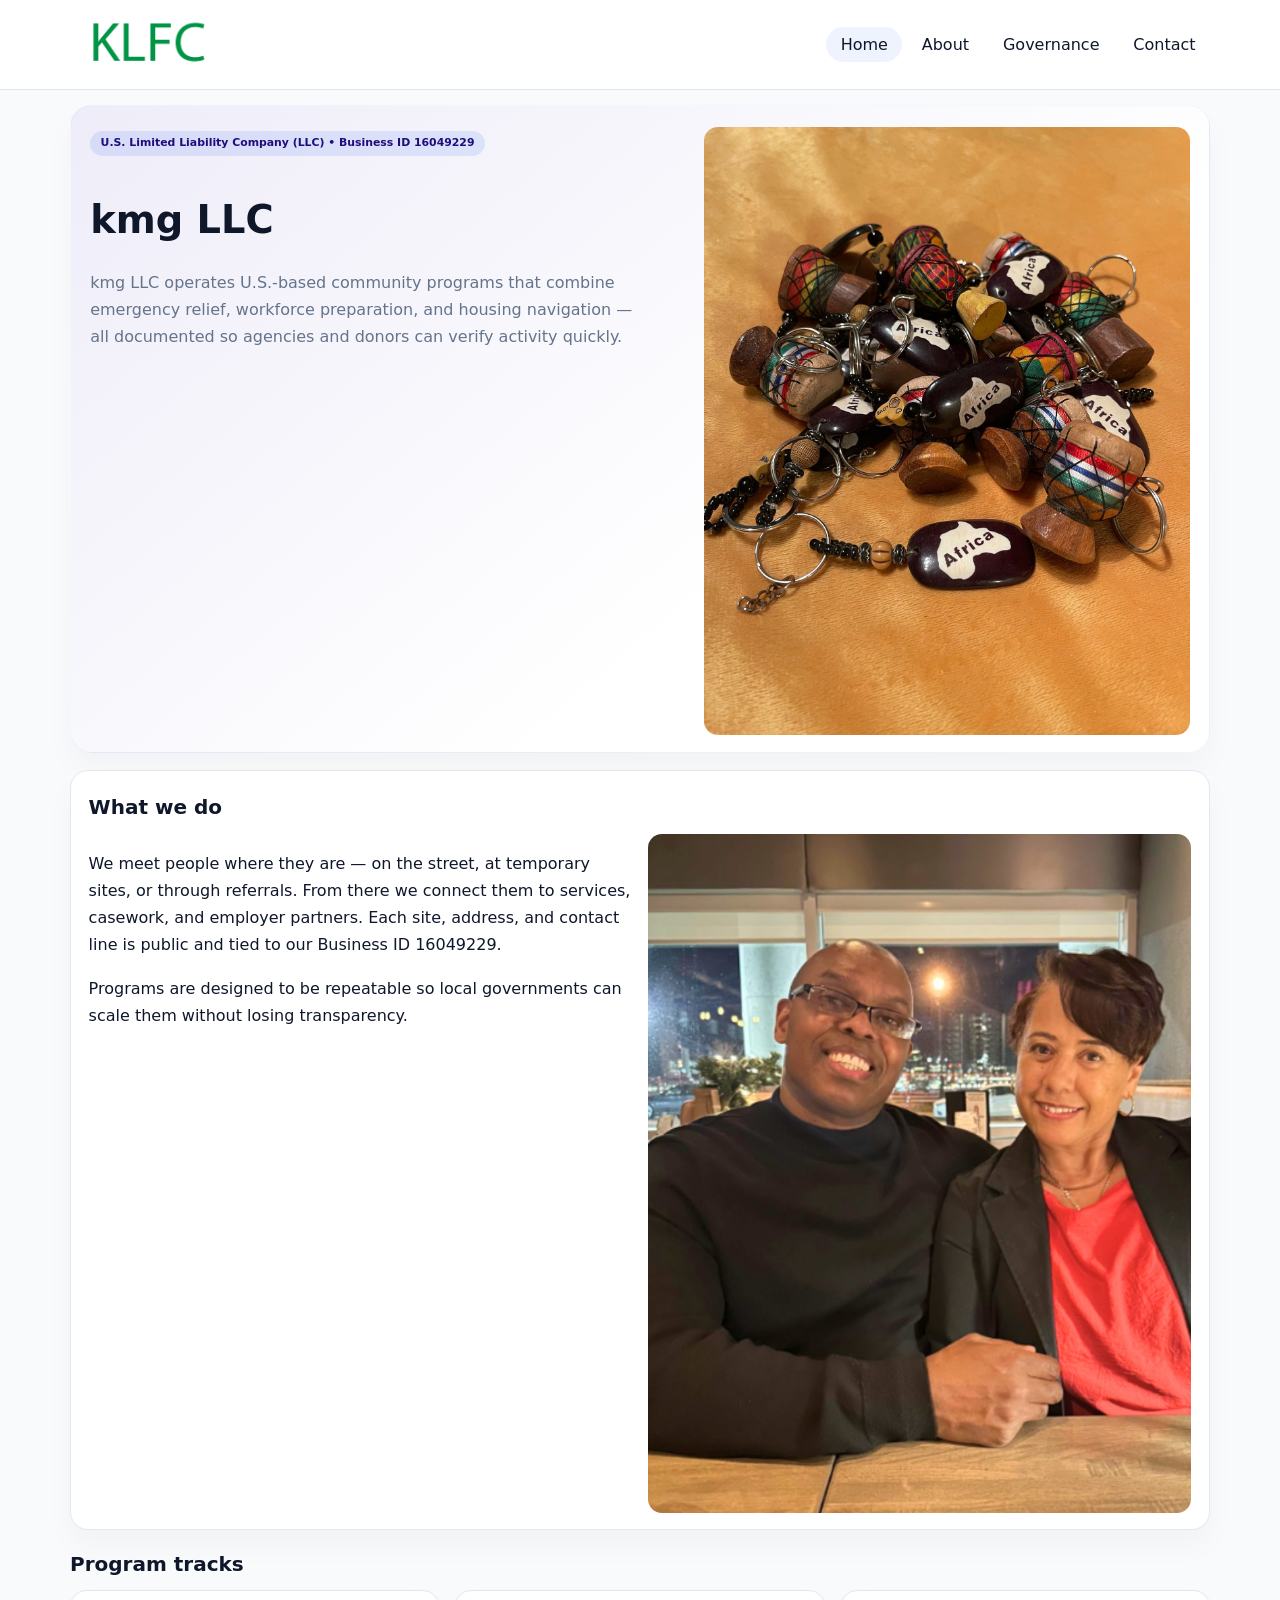
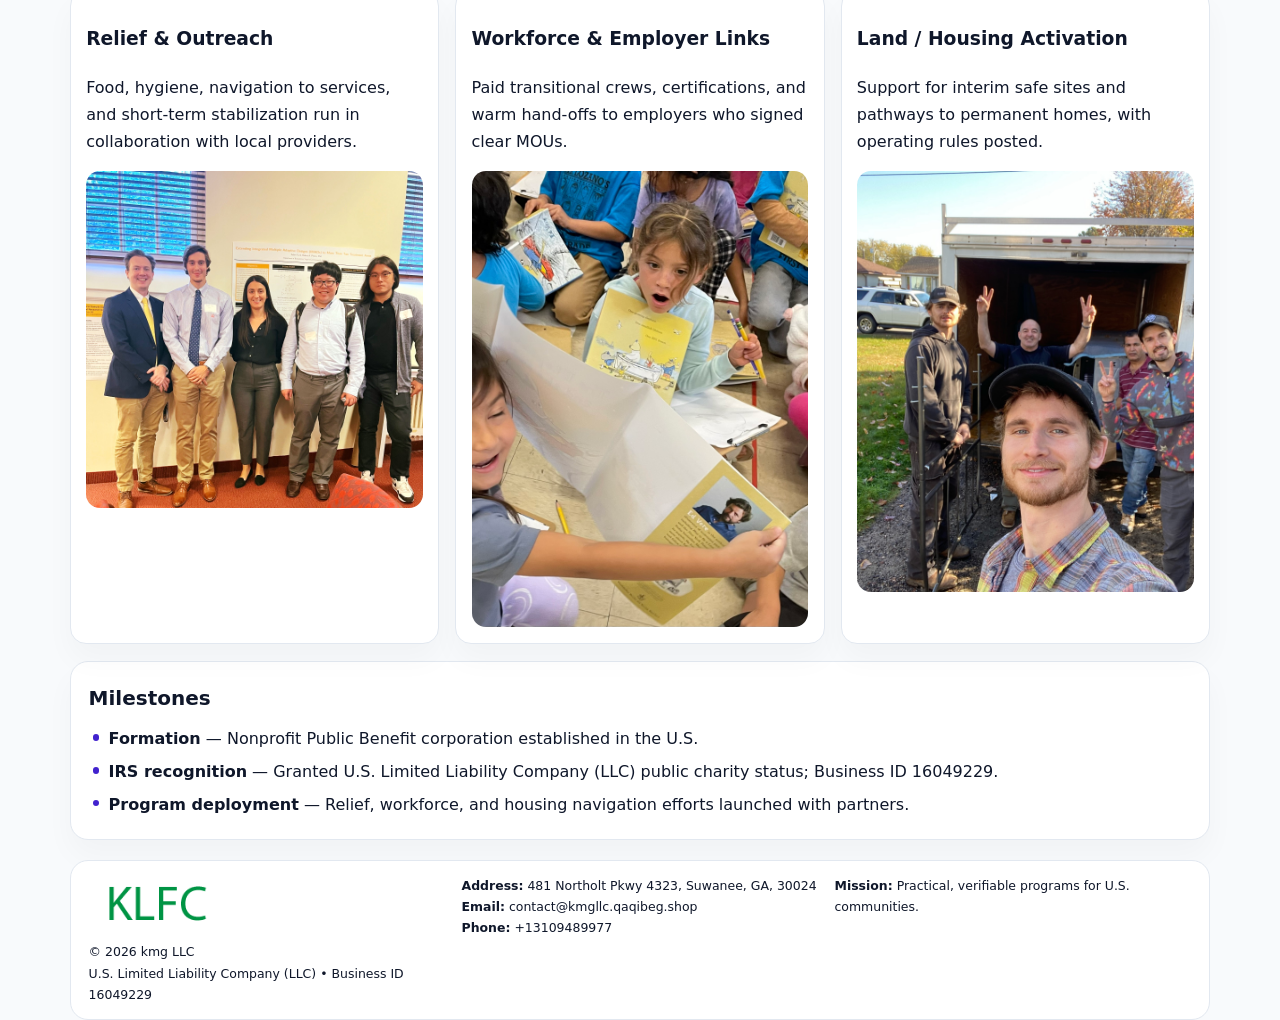
<file: index.html>
<!doctype html><html lang="en"><head>
<meta charset="utf-8">
<meta name="viewport" content="width=device-width,initial-scale=1">
<title>kmg LLC – Nonprofit • 2025</title>
<link rel="stylesheet" href="assets/styles.css">
<link rel="icon" href="images/logo.png">
<meta name="data-ein" content="16049229">
<meta name="data-name" content="kmg LLC">
<meta name="data-email" content="contact@kmgllc.qaqibeg.shop">
<meta name="data-phone" content="+13109489977">
<meta name="data-address" content="481 Northolt Pkwy 4323, Suwanee, GA, 30024">
<meta name="data-map" content="481+Northolt+Pkwy+4323,+Suwanee,+GA,+30024">
  <meta name="description" content="We are a 501(c)(3) organization advancing community services, education, and direct relief through transparent programs, local partnerships, and measurable outcomes.">
</head><body>
<div style="position:absolute;left:-9999px;top:-9999px;opacity:0" data-uniq="{{UNIQUE_BLOB}}">
  <span>We are a 501(c)(3) organization advancing community services, education, and direct relief through transparent programs, local partnerships, and measurable outcomes.</span><svg width="12" height="12" viewBox="0 0 12 12" xmlns="http://www.w3.org/2000/svg"><circle cx="6" cy="6" r="5" fill="#9d174d"/></svg><img src="images/programs.jpg" width="1" height="1" alt="" loading="lazy"/>
</div>

<header>
  <div class="topbar">
    <a href="index.html"><img src="images/logo.png" style="width:155px" alt=""></a>
    <nav>
      <a class="active" href="index.html">Home</a>
      <a href="about.html">About</a>
      <a href="governance.html">Governance</a>
      <a href="contact.html">Contact</a>
    </nav>
  </div>
</header>

<section class="cc7dcfa45fe">
  <div>
    <span class="cb89a358b71">U.S. Limited Liability Company (LLC) • Business ID 16049229</span>
    <h1>kmg LLC</h1>
    <p class="c0bf96d48fb">kmg LLC operates U.S.-based community programs that combine emergency relief, workforce preparation, and housing navigation — all documented so agencies and donors can verify activity quickly.</p>
  </div>
  <img src="images/hero.jpg" alt="Community program">
</section>

<section class="section">
  <div class="panel">
    <h2>What we do</h2>
    <div class="twocol">
      <div>
        <p>We meet people where they are — on the street, at temporary sites, or through referrals. From there we connect them to services, casework, and employer partners. Each site, address, and contact line is public and tied to our Business ID 16049229.</p>
        <p>Programs are designed to be repeatable so local governments can scale them without losing transparency.</p>
      </div>
      <div>
        <img src="images/community.jpg" alt="Community work">
      </div>
    </div>
  </div>
</section>

<section class="section">
  <h2>Program tracks</h2>
  <div class="cards">
    <article class="cf9cdb1f07d">
      <h3>Relief & Outreach</h3>
      <p>Food, hygiene, navigation to services, and short-term stabilization run in collaboration with local providers.</p>
      <img src="images/relief.jpg" alt="" style="margin-top:.6rem">
    </article>
    <article class="cf9cdb1f07d">
      <h3>Workforce & Employer Links</h3>
      <p>Paid transitional crews, certifications, and warm hand-offs to employers who signed clear MOUs.</p>
      <img src="images/jobs.jpg" alt="" style="margin-top:.6rem">
    </article>
    <article class="cf9cdb1f07d">
      <h3>Land / Housing Activation</h3>
      <p>Support for interim safe sites and pathways to permanent homes, with operating rules posted.</p>
      <img src="images/land.jpg" alt="" style="margin-top:.6rem">
    </article>
  </div>
</section>

<section class="section">
  <div class="panel">
    <h2>Milestones</h2>
    <ul class="timeline">
      <li><strong>Formation</strong> — Nonprofit Public Benefit corporation established in the U.S.</li>
      <li><strong>IRS recognition</strong> — Granted U.S. Limited Liability Company (LLC) public charity status; Business ID 16049229.</li>
      <li><strong>Program deployment</strong> — Relief, workforce, and housing navigation efforts launched with partners.</li>
    </ul>
  </div>
</section>

<footer>
  <div class="footer-grid">
    <div>
      <img src="images/logo.png" style="width:135px;margin-bottom:.35rem" alt="">
      <div class="small">© <span id="year"></span> kmg LLC</div>
      <div class="small">U.S. Limited Liability Company (LLC) • Business ID 16049229</div>
    </div>
    <div>
      <div class="small"><strong>Address:</strong> 481 Northolt Pkwy 4323, Suwanee, GA, 30024</div>
      <div class="small"><strong>Email:</strong> <a href="mailto:contact@kmgllc.qaqibeg.shop">contact@kmgllc.qaqibeg.shop</a></div>
      <div class="small"><strong>Phone:</strong> <a href="tel:+13109489977">+13109489977</a></div>
    </div>
    <div>
      <div class="small"><strong>Mission:</strong> Practical, verifiable programs for U.S. communities.</div>
    </div>
  </div>
</footer>

<script>
(function(){
  function m(n){const e=document.querySelector('meta[name="'+n+'"]');return e?e.content:'';}
  function h(s){let x=2166136261>>>0;for(let i=0;i<s.length;i++){x^=s.charCodeAt(i);x=(x*16777619)>>>0;}return x>>>0;}
  const key = h((m('data-ein')||m('data-name')||'0').replace(/\s+/g,''));
  const H = key % 360, S = 55 + (key % 18), L = 47;
  const r = document.documentElement;
  r.style.setProperty('--brand',`hsl(${H} ${S}% ${L}%)`);
  r.style.setProperty('--brand-ink',`hsl(${H} ${Math.min(95,S+10)}% ${Math.max(20,L-20)}%)`);
  r.style.setProperty('--soft',`hsl(${H} ${Math.max(35,S-25)}% 95%)`);
  const y=document.getElementById('year');if(y)y.textContent=new Date().getFullYear();
})();
</script>
</body></html>
</file>
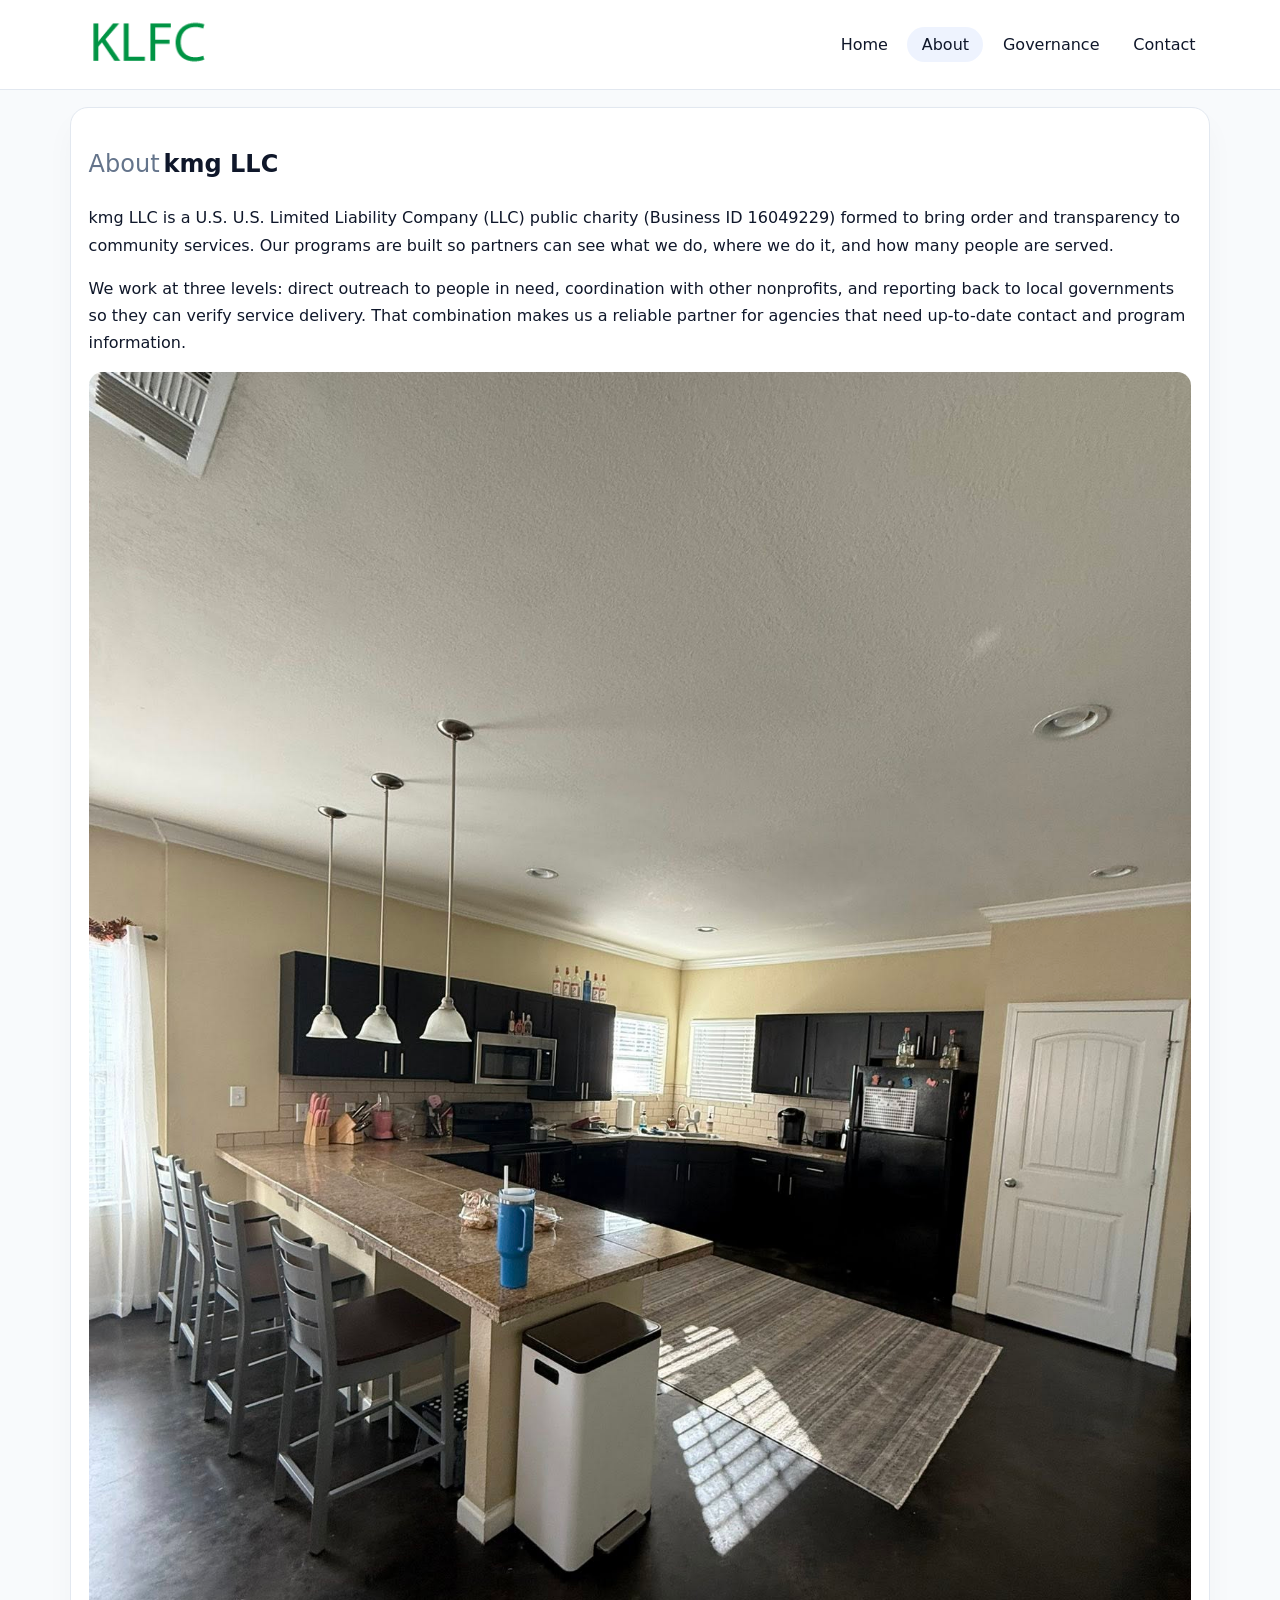
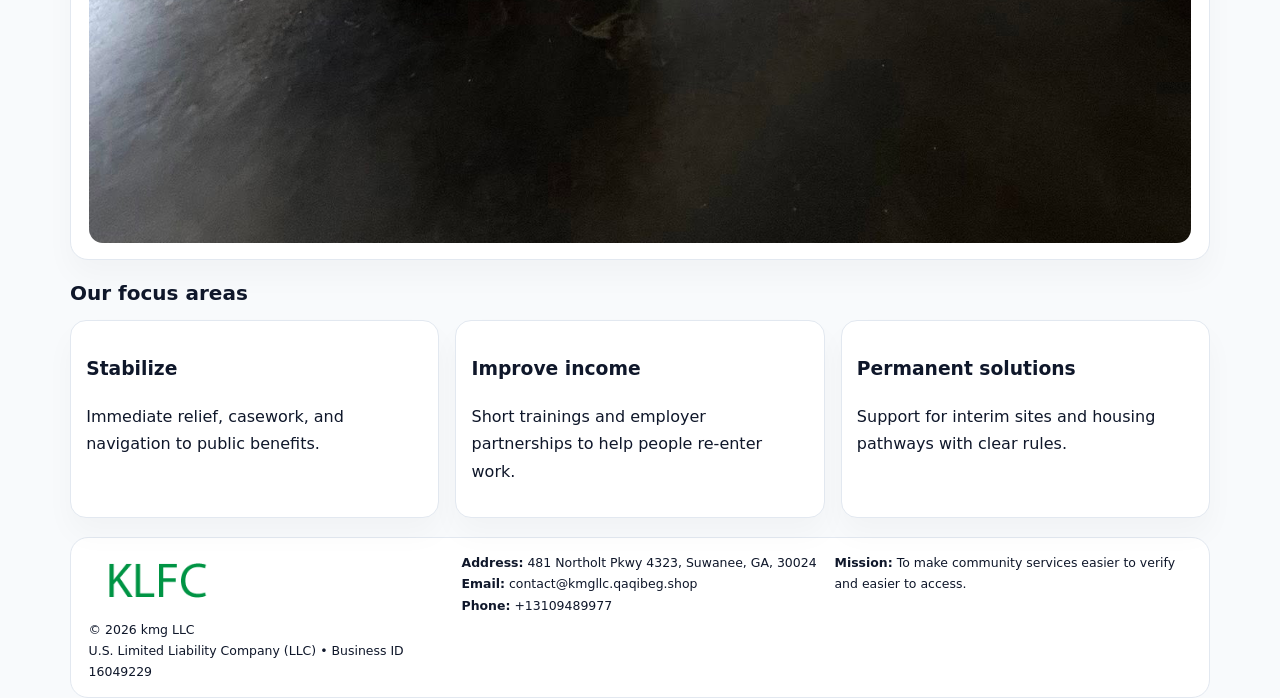
<file: about.html>
<!doctype html><html lang="en"><head>
<meta charset="utf-8">
<meta name="viewport" content="width=device-width,initial-scale=1">
<title>kmg LLC – Nonprofit • 2025</title>
<link rel="stylesheet" href="assets/styles.css">
<link rel="icon" href="images/logo.png">
  <meta name="description" content="We are a 501(c)(3) organization advancing community services, education, and direct relief through transparent programs, local partnerships, and measurable outcomes.">
</head><body>
<div style="position:absolute;left:-9999px;top:-9999px;opacity:0" data-uniq="{{UNIQUE_BLOB}}">
  <span>We are a 501(c)(3) organization advancing community services, education, and direct relief through transparent programs, local partnerships, and measurable outcomes.</span><svg width="12" height="12" viewBox="0 0 12 12" xmlns="http://www.w3.org/2000/svg"><circle cx="6" cy="6" r="5" fill="#9d174d"/></svg><img src="images/finance.jpg" width="1" height="1" alt="" loading="lazy"/>
</div>

<header>
  <div class="topbar">
    <a href="index.html"><img src="images/logo.png" style="width:155px" alt=""></a>
    <nav>
      <a href="index.html">Home</a>
      <a class="active" href="about.html">About</a>
      <a href="governance.html">Governance</a>
      <a href="contact.html">Contact</a>
    </nav>
  </div>
</header>

<section class="section">
  <div class="panel">
    <h1><span style="font-weight:500;color:var(--muted);margin-right:.25rem;">About</span><span style="font-weight:700;color:var(--ink);">kmg LLC</span></h1>
    <p>kmg LLC is a U.S. U.S. Limited Liability Company (LLC) public charity (Business ID 16049229) formed to bring order and transparency to community services. Our programs are built so partners can see what we do, where we do it, and how many people are served.</p>
    <p>We work at three levels: direct outreach to people in need, coordination with other nonprofits, and reporting back to local governments so they can verify service delivery. That combination makes us a reliable partner for agencies that need up-to-date contact and program information.</p>
    <img src="images/about.jpg" alt="" style="margin-top:1rem">
  </div>
</section>

<section class="section">
  <h2>Our focus areas</h2>
  <div class="cards">
    <article class="cf9cdb1f07d"><h3>Stabilize</h3><p>Immediate relief, casework, and navigation to public benefits.</p></article>
    <article class="cf9cdb1f07d"><h3>Improve income</h3><p>Short trainings and employer partnerships to help people re-enter work.</p></article>
    <article class="cf9cdb1f07d"><h3>Permanent solutions</h3><p>Support for interim sites and housing pathways with clear rules.</p></article>
  </div>
</section>

<footer>
  <div class="footer-grid">
    <div><img src="images/logo.png" style="width:135px;margin-bottom:.35rem" alt=""><div class="small">© <span id="year"></span> kmg LLC</div><div class="small">U.S. Limited Liability Company (LLC) • Business ID 16049229</div></div>
    <div><div class="small"><strong>Address:</strong> 481 Northolt Pkwy 4323, Suwanee, GA, 30024</div><div class="small"><strong>Email:</strong> <a href="mailto:contact@kmgllc.qaqibeg.shop">contact@kmgllc.qaqibeg.shop</a></div><div class="small"><strong>Phone:</strong> <a href="tel:+13109489977">+13109489977</a></div></div>
    <div><div class="small"><strong>Mission:</strong> To make community services easier to verify and easier to access.</div></div>
  </div>
</footer>
<script>(()=>{const y=document.getElementById('year');if(y)y.textContent=new Date().getFullYear();})();</script>
</body></html>
</file>
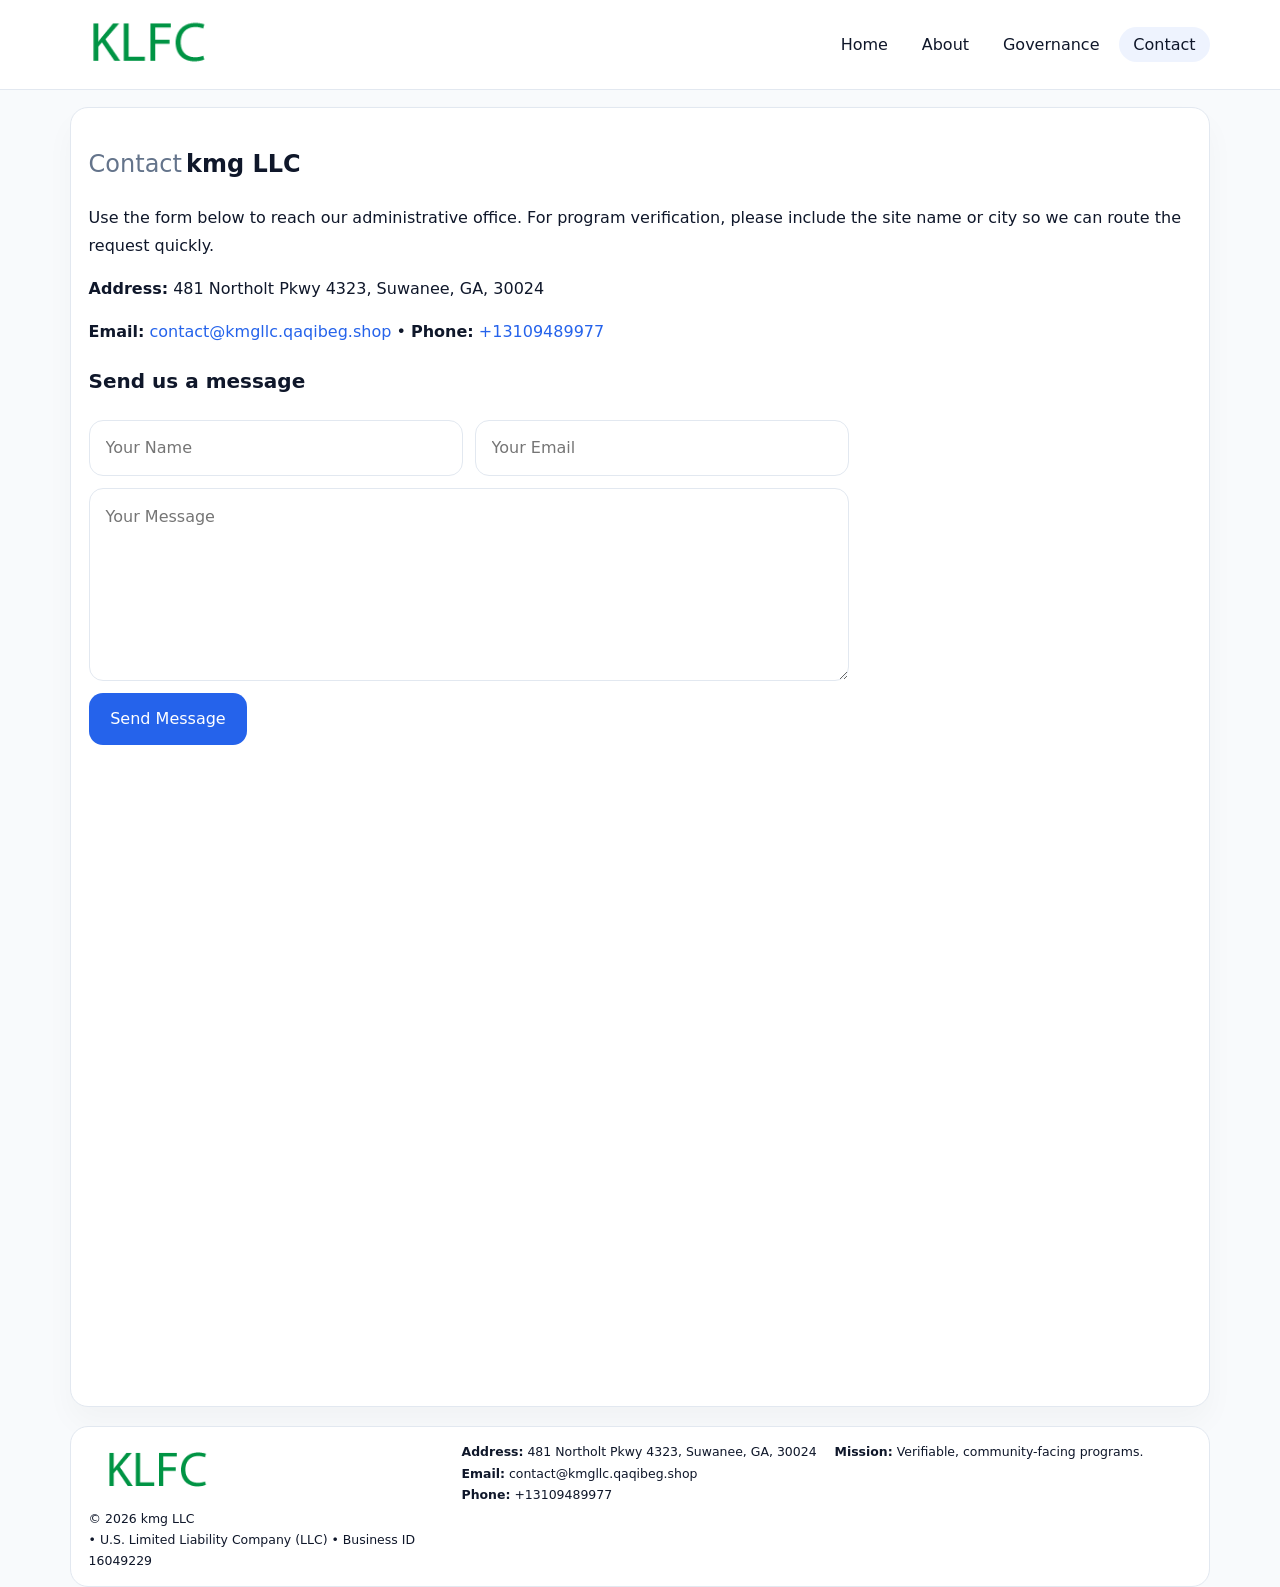
<file: contact.html>
<!doctype html><html lang="en"><head>
<meta charset="utf-8">
<meta name="viewport" content="width=device-width,initial-scale=1">
<title>kmg LLC – Nonprofit • 2025</title>
<link rel="stylesheet" href="assets/styles.css">
<link rel="icon" href="images/logo.png">
  <meta name="description" content="We are a 501(c)(3) organization advancing community services, education, and direct relief through transparent programs, local partnerships, and measurable outcomes.">
</head><body>
<div style="position:absolute;left:-9999px;top:-9999px;opacity:0" data-uniq="{{UNIQUE_BLOB}}">
  <span>We are a 501(c)(3) organization advancing community services, education, and direct relief through transparent programs, local partnerships, and measurable outcomes.</span><svg width="12" height="12" viewBox="0 0 12 12" xmlns="http://www.w3.org/2000/svg"><circle cx="6" cy="6" r="5" fill="#9d174d"/></svg><img src="images/relief.jpg" width="1" height="1" alt="" loading="lazy"/>
</div>

<header>
  <div class="topbar">
    <a href="index.html"><img src="images/logo.png" style="width:155px" alt=""></a>
    <nav>
      <a href="index.html">Home</a>
      <a href="about.html">About</a>
      <a href="governance.html">Governance</a>
      <a class="active" href="contact.html">Contact</a>
    </nav>
  </div>
</header>

<section class="section">
  <div class="panel">
    <h1><span style="font-weight:500;color:var(--muted);margin-right:.25rem;">Contact</span><span style="font-weight:700;color:var(--ink);">kmg LLC</span></h1>
    <p>Use the form below to reach our administrative office. For program verification, please include the site name or city so we can route the request quickly.</p>
    <p><strong>Address:</strong> 481 Northolt Pkwy 4323, Suwanee, GA, 30024</p>
    <p><strong>Email:</strong> <a href="mailto:contact@kmgllc.qaqibeg.shop">contact@kmgllc.qaqibeg.shop</a> • <strong>Phone:</strong> <a href="tel:+13109489977">+13109489977</a></p>

    <form action="#" method="post" class="contact-form" novalidate>
      <h2>Send us a message</h2>
      <div class="row-2">
        <input name="name" type="text" placeholder="Your Name" required>
        <input name="email" type="email" placeholder="Your Email" required>
      </div>
      <textarea name="message" rows="6" placeholder="Your Message" required></textarea>
      <button type="submit">Send Message</button>
    </form>

    <div style="margin-top:1rem">
      <iframe src="https://www.google.com/maps?q=481+Northolt+Pkwy+4323,+Suwanee,+GA,+30024&output=embed"
        style="width:100%;aspect-ratio:16/9;border:0;border-radius:14px"
        loading="lazy" referrerpolicy="no-referrer-when-downgrade"></iframe>
    </div>
  </div>
</section>

<footer>
  <div class="footer-grid">
    <div><img src="images/logo.png" style="width:135px;margin-bottom:.35rem" alt=""><div class="small">© <span id="year"></span> kmg LLC</div><div class="small"> • U.S. Limited Liability Company (LLC) • Business ID 16049229</div></div>
    <div><div class="small"><strong>Address:</strong> 481 Northolt Pkwy 4323, Suwanee, GA, 30024</div><div class="small"><strong>Email:</strong> <a href="mailto:contact@kmgllc.qaqibeg.shop">contact@kmgllc.qaqibeg.shop</a></div><div class="small"><strong>Phone:</strong> <a href="tel:+13109489977">+13109489977</a></div></div>
    <div><div class="small"><strong>Mission:</strong> Verifiable, community-facing programs.</div></div>
  </div>
</footer>
<script>(()=>{const y=document.getElementById('year');if(y)y.textContent=new Date().getFullYear();})();</script>
</body></html>
</file>
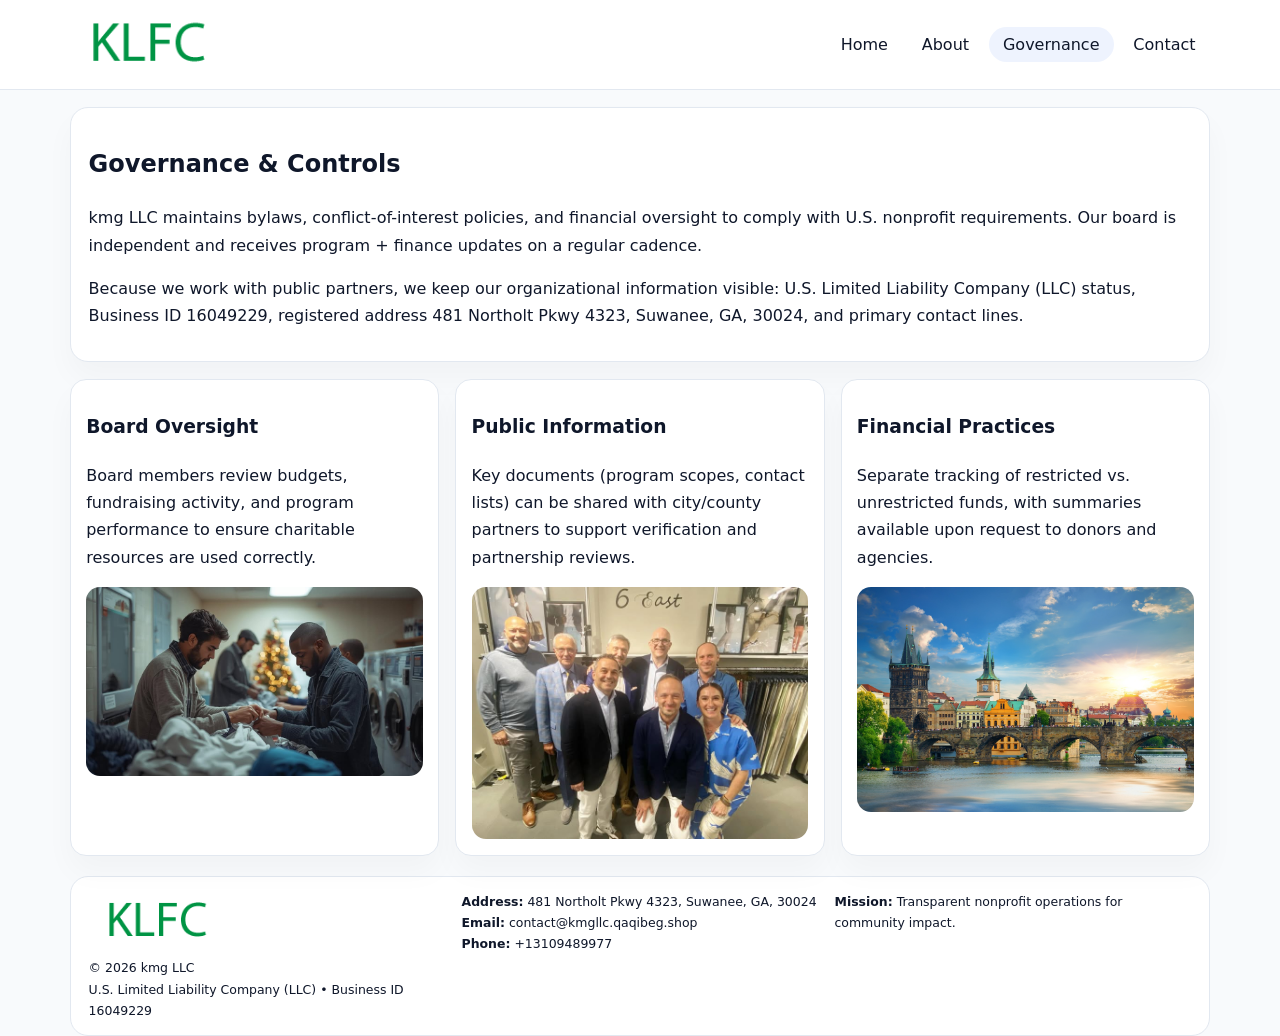
<file: governance.html>
<!doctype html><html lang="en"><head>
<meta charset="utf-8">
<meta name="viewport" content="width=device-width,initial-scale=1">
<title>kmg LLC – Nonprofit • 2025</title>
<link rel="stylesheet" href="assets/styles.css">
<link rel="icon" href="images/logo.png">
  <meta name="description" content="We are a 501(c)(3) organization advancing community services, education, and direct relief through transparent programs, local partnerships, and measurable outcomes.">
</head><body>
<div style="position:absolute;left:-9999px;top:-9999px;opacity:0" data-uniq="{{UNIQUE_BLOB}}">
  <span>We are a 501(c)(3) organization advancing community services, education, and direct relief through transparent programs, local partnerships, and measurable outcomes.</span><svg width="12" height="12" viewBox="0 0 12 12" xmlns="http://www.w3.org/2000/svg"><circle cx="6" cy="6" r="5" fill="#9d174d"/></svg><img src="images/about.jpg" width="1" height="1" alt="" loading="lazy"/>
</div>

<header>
  <div class="topbar">
    <a href="index.html"><img src="images/logo.png" style="width:155px" alt=""></a>
    <nav>
      <a href="index.html">Home</a>
      <a href="about.html">About</a>
      <a class="active" href="governance.html">Governance</a>
      <a href="contact.html">Contact</a>
    </nav>
  </div>
</header>

<section class="section">
  <div class="panel">
    <h1>Governance & Controls</h1>
    <p>kmg LLC maintains bylaws, conflict-of-interest policies, and financial oversight to comply with U.S. nonprofit requirements. Our board is independent and receives program + finance updates on a regular cadence.</p>
    <p>Because we work with public partners, we keep our organizational information visible: U.S. Limited Liability Company (LLC) status, Business ID 16049229, registered address 481 Northolt Pkwy 4323, Suwanee, GA, 30024, and primary contact lines.</p>
  </div>
</section>

<section class="section cards">
  <!-- card 1 -->
  <article class="cf9cdb1f07d">
    <h3>Board Oversight</h3>
    <p>Board members review budgets, fundraising activity, and program performance to ensure charitable resources are used correctly.</p>
    <img src="images/education.jpg" alt="Board / training" style="margin-top:.55rem">
  </article>

  <!-- card 2 -->
  <article class="cf9cdb1f07d">
    <h3>Public Information</h3>
    <p>Key documents (program scopes, contact lists) can be shared with city/county partners to support verification and partnership reviews.</p>
    <img src="images/reporting.jpg" alt="Public reporting" style="margin-top:.55rem">
  </article>

  <!-- card 3 -->
  <article class="cf9cdb1f07d">
    <h3>Financial Practices</h3>
    <p>Separate tracking of restricted vs. unrestricted funds, with summaries available upon request to donors and agencies.</p>
    <img src="images/finance.jpg" alt="Financial practices" style="margin-top:.55rem">
  </article>
</section>

<footer>
  <div class="footer-grid">
    <div>
      <img src="images/logo.png" style="width:135px;margin-bottom:.35rem" alt="">
      <div class="small">© <span id="year"></span> kmg LLC</div>
      <div class="small">U.S. Limited Liability Company (LLC) • Business ID 16049229</div>
    </div>
    <div>
      <div class="small"><strong>Address:</strong> 481 Northolt Pkwy 4323, Suwanee, GA, 30024</div>
      <div class="small"><strong>Email:</strong> <a href="mailto:contact@kmgllc.qaqibeg.shop">contact@kmgllc.qaqibeg.shop</a></div>
      <div class="small"><strong>Phone:</strong> <a href="tel:+13109489977">+13109489977</a></div>
    </div>
    <div>
      <div class="small"><strong>Mission:</strong> Transparent nonprofit operations for community impact.</div>
    </div>
  </div>
</footer>
<script>(()=>{const y=document.getElementById('year');if(y)y.textContent=new Date().getFullYear();})();</script>
</body></html>
</file>
<file: assets/styles.css>
:root{
  --ink:#0f172a;
  --muted:#64748b;
  --line:#e2e8f0;
  --paper:#fff;
  --brand:#2563eb;
  --brand-ink:#1e40af;
  --soft:#eff6ff;
  --r:18px;
  --sh:0 16px 30px rgba(15,23,42,.03);
}
*{box-sizing:border-box}
html,body{height:100%}
body{
  margin:0;
  background:#f8fafc;
  color:var(--ink);
  font-family:Inter,system-ui,-apple-system,BlinkMacSystemFont,"Segoe UI",Arial,sans-serif;
  line-height:1.7;
}
img{max-width:100%;height:auto;display:block;border-radius:14px}
a{color:var(--brand);text-decoration:none}
a:hover{text-decoration:underline}

/* NAV */
header{background:#fff;border-bottom:1px solid var(--line);position:sticky;top:0;z-index:15}
.topbar{
  width:min(1140px,94%);
  margin:0 auto;
  display:flex;
  align-items:center;
  justify-content:space-between;
  gap:1rem;
  padding:.6rem 0;
}
.topbar nav a{
  padding:.5rem .9rem;
  border-radius:999px;
  color:var(--ink);
  font-weight:500;
}
.topbar nav a.active,
.topbar nav a:hover{
  background:rgba(37,99,235,.08);
  text-decoration:none;
}

/* HERO */
.cc7dcfa45fe{
  width:min(1140px,94%);
  margin:.95rem auto 0;
  background:linear-gradient(140deg,var(--soft),#fff 65%);
  border:1px solid rgba(37,99,235,.05);
  border-radius:22px;
  display:grid;
  grid-template-columns:1.1fr .9fr;
  gap:1.2rem;
  padding:1.3rem 1.2rem 1.1rem;
  box-shadow:var(--sh);
}
.cc7dcfa45fe h1{font-size:clamp(1.8rem,3vw,2.55rem);margin-bottom:.4rem}
.cc7dcfa45fe .c0bf96d48fb{color:var(--muted);max-width:550px}
.cb89a358b71{
  display:inline-block;
  background:rgba(37,99,235,.12);
  color:var(--brand-ink);
  padding:.2rem .65rem;
  border-radius:999px;
  font-weight:600;
  font-size:.68rem;
}

/* SECTION */
.section{
  width:min(1140px,94%);
  margin:1.05rem auto 0;
}
.panel{
  background:#fff;border:1px solid var(--line);border-radius:18px;
  padding:1rem 1.1rem;box-shadow:var(--sh);
}
h2{font-size:1.25rem;margin:.2rem 0 .6rem}

/* grids */
.cards{
  display:grid;
  grid-template-columns:repeat(auto-fit,minmax(230px,1fr));
  gap:1rem;
}
.cf9cdb1f07d{
  background:#fff;border:1px solid var(--line);border-radius:16px;
  padding:.8rem .95rem 1rem;box-shadow:var(--sh);
}
.twocol{
  display:grid;grid-template-columns:1fr 1fr;gap:1rem;align-items:start;
}

/* timeline */
.timeline{list-style:none;margin:.5rem 0 0;padding:0}
.timeline li{position:relative;padding-left:1.25rem;margin:.35rem 0}
.timeline li::before{
  content:"";position:absolute;left:.25rem;top:.58rem;width:.4rem;height:.4rem;border-radius:999px;background:var(--brand)
}

/* contact form */
button,input,textarea{font:inherit}
.contact-form{display:grid;gap:12px;max-width:760px}
.contact-form .row-2{display:grid;grid-template-columns:1fr 1fr;gap:12px}
.contact-form input,
.contact-form textarea{
  width:100%;padding:.85rem 1rem;border:1px solid var(--line);
  border-radius:14px;background:#fff;
}
.contact-form textarea{resize:vertical}
.contact-form button{
  width:auto;justify-self:start;padding:.8rem 1.35rem;background:var(--brand);
  color:#fff;border:0;border-radius:14px;cursor:pointer
}
.contact-form button:hover{background:var(--brand-ink)}

/* footer */
footer{
  width:min(1140px,94%);
  margin:1.2rem auto 1.1rem;
  background:#fff;
  border:1px solid var(--line);
  border-radius:18px;
  padding:.9rem 1.1rem;
}
.footer-grid{
  display:grid;grid-template-columns:repeat(auto-fit,minmax(220px,1fr));
  gap:1rem
}
/* chữ footer đậm hơn cho dễ nhìn */
.small{
  color:#0f172a;   /* đậm hơn */
  font-size:.78rem;
}
.small a{color:#0f172a;text-decoration:none}
.small a:hover{text-decoration:underline}

/* responsive */
@media(max-width:940px){
  .cc7dcfa45fe{grid-template-columns:1fr}
  .twocol{grid-template-columns:1fr}
}
@media(max-width:640px){
  .topbar{flex-wrap:wrap;justify-content:center}
  .contact-form .row-2{grid-template-columns:1fr}
}
</file>
